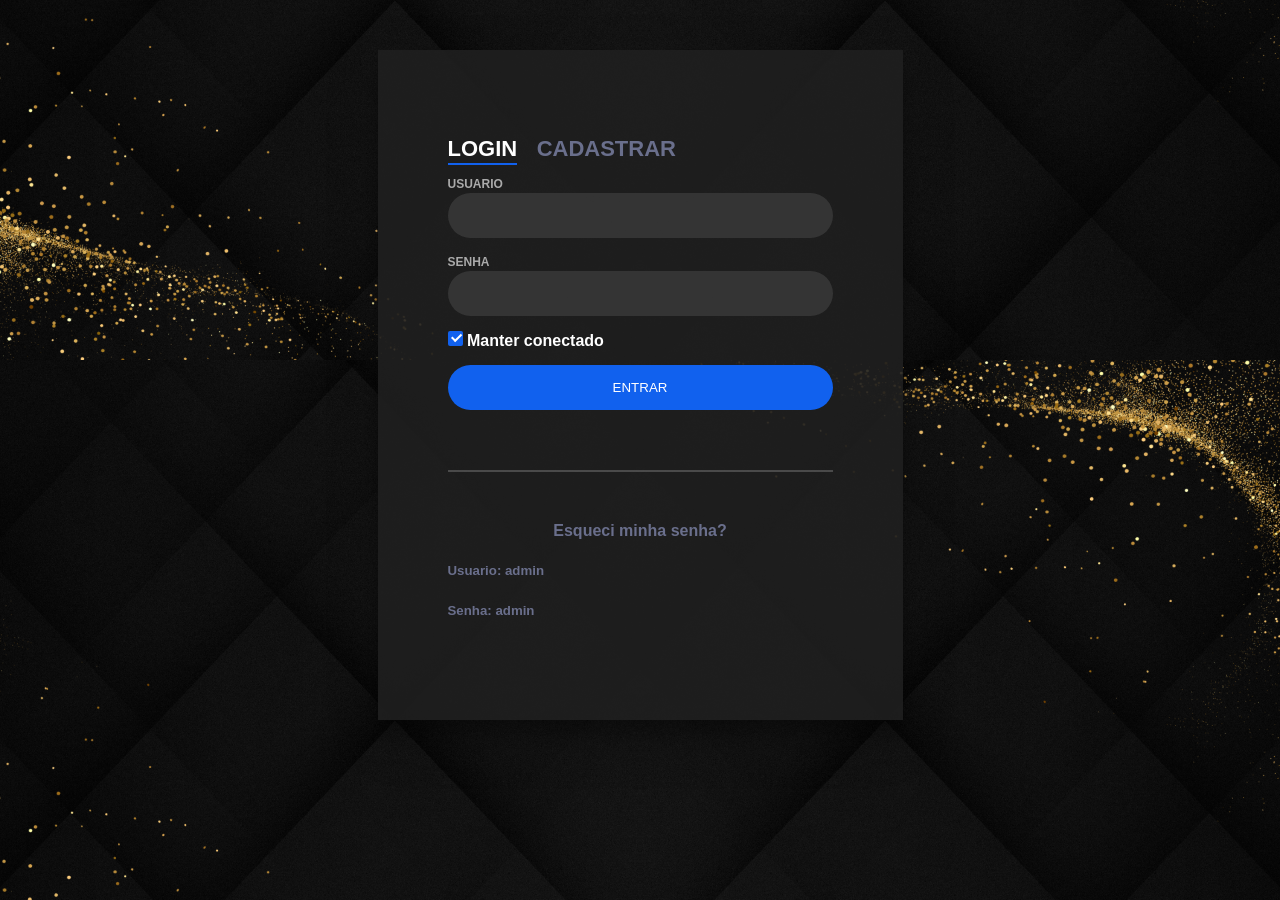
<file: index.html>
<!DOCTYPE html>
<html lang="en">
<head>
    <meta charset="UTF-8">
    <meta name="viewport" content="width=device-width, initial-scale=1.0">
    <link rel="stylesheet" href="login.css">
    <title>Login</title>
</head>
<body>
    
    <form action="inicio.html" >
    <div class="login-wrap">
        <div class="login-html">
            <input id="tab-1" type="radio" name="tab" class="sign-in" checked><label for="tab-1" class="tab">Login</label>
            <input id="tab-2" type="radio" name="tab" class="sign-up"><label for="tab-2" class="tab">Cadastrar</label>
            <div class="login-form">
                <div class="sign-in-htm">
                    <div class="group">
                        <label for="username" class="label">Usuario</label>
                        <input name="username" id="username" type="text" class="input">
                    </div>
                    <div class="group">
                        <label for="password" class="label">Senha</label>
                        <input id="password" name="senha" type="password" class="input" data-type="password">
                    </div>
                    <div class="group">
                        <input id="check" type="checkbox" class="check" checked>
                        <label for="check"><span class="icon"></span> Manter conectado</label>
                    </div>
                    <div class="group">
                        <button type="button" onclick="validarUsuarioSenha()" class="button" value="Entrar" >Entrar</button>
                    </div>

                    <div id="mensagemErro" style="color: red;"></div>

                    <div class="hr"></div>
                    <div class="foot-lnk">
                        <a href="#forgot">Esqueci minha senha?</a>
                    </div>

                    <h5>Usuario: admin</h5>
                    <h5>Senha: admin</h5>
                </div>
                
                <div class="sign-up-htm">
                    <h3>Ainda não é possivel cadastrar</h3>
                    
 

                    <div class="group">
                        <label for="user" class="label">Usuario</label>
                        <input id="user" type="text" class="input">
                    </div>
                    <div class="group">
                        <label for="pass" class="label">Senha</label>
                        <input id="pass" type="password" class="input" data-type="password">
                    </div>
                    <div class="group">
                        <label for="pass" class="label">Repetir senha</label>
                        <input id="pass" type="password" class="input" data-type="password">
                    </div>
                    <div class="group">
                        <label for="pass" class="label">Endereço de E-mail</label>
                        <input id="pass" type="text" class="input">
                    </div>
                    <div class="group">
                        <input type="button" class="button" value="Criar conta">
                    </div>
                    <div class="hr"></div>
                    <div class="foot-lnk">
                        <label for="tab-1">Já tenho cadastro</a>
                    </div>
                </div>
            </div>


        </div>
    </div>
</form>


<script src="login.js"></script>
</body>
</html>
</file>
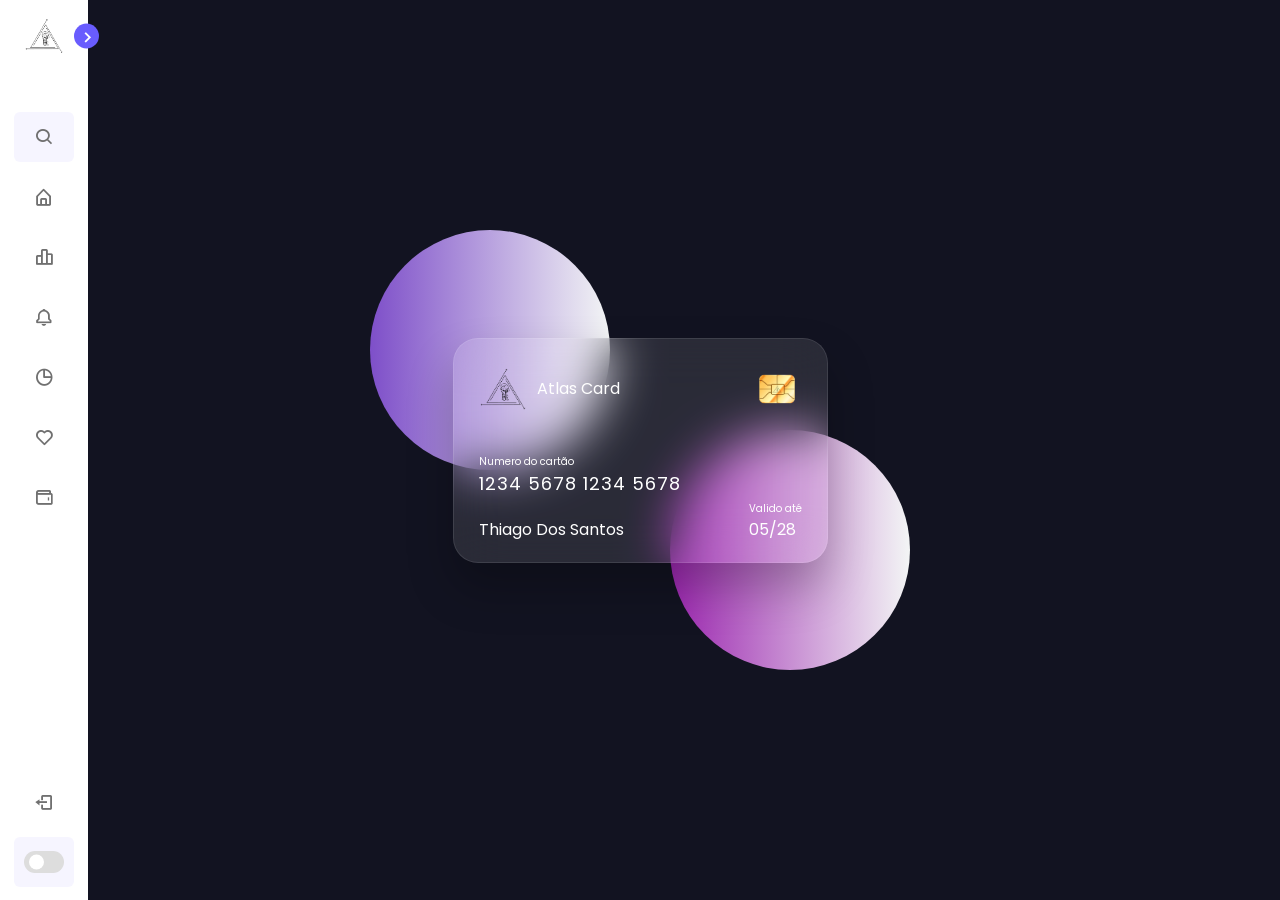
<file: cartao.html>
<!DOCTYPE html>
<!-- Coding By CodingNepal - codingnepalweb.com -->
<html lang="en">
  <head>
    <meta charset="UTF-8" />
    <meta http-equiv="X-UA-Compatible" content="IE=edge" />
    <meta name="viewport" content="width=device-width, initial-scale=1.0" />
    <title>Cartão de pontos</title>
    <link rel="stylesheet" href="cartao.css" />
    <link rel="stylesheet" href="menu.css">
    <!----===== Boxicons CSS ===== -->
    <link href='https://unpkg.com/boxicons@2.1.1/css/boxicons.min.css' rel='stylesheet'>
  </head>
  <body>
    <!--MENU LATERAL-->
    <nav class="sidebar close">
      <header>
          <div class="image-text">
              <span class="image">
                  <img src="Logo preta sem fundo.png" alt="">
              </span>
              <div class="text logo-text">
                  <span class="name">Atlas</span>
                  <span class="profession">Gest</span>
              </div>
          </div>
          <i class='bx bx-chevron-right toggle'></i>
      </header>
      <div class="menu-bar">
          <div class="menu">
              <li class="search-box">
                  <i class='bx bx-search icon'></i>
                  <input type="text" placeholder="Search...">
              </li>
              <ul class="menu-links">
                  <li class="nav-link">
                      <a href="inicio.html">
                          <i class='bx bx-home-alt icon' ></i>
                          <span class="text nav-text">Inicio</span>
                      </a>
                  </li>
                  <li class="nav-link">
                      <a href="#">
                          <i class='bx bx-bar-chart-alt-2 icon' ></i>
                          <span class="text nav-text">Painel</span>
                      </a>
                  </li>
                  <li class="nav-link">
                      <a href="notification.html">
                          <i class='bx bx-bell icon'></i>
                          <span class="text nav-text">Notificações</span>
                      </a>
                  </li>
                  <li class="nav-link">
                      <a href="#">
                          <i class='bx bx-pie-chart-alt icon' ></i>
                          <span class="text nav-text">Análise</span>
                      </a>
                  </li>
                  <li class="nav-link">
                      <a href="#">
                          <i class='bx bx-heart icon' ></i>
                          <span class="text nav-text">Asmei</span>
                      </a>
                  </li>
                  <li class="nav-link">
                      <a href="cartao.html">
                          <i class='bx bx-wallet icon' ></i>
                          <span class="text nav-text">Cartão</span>
                      </a>
                  </li>
              </ul>
          </div>
          <div class="bottom-content">
              <li class="">
                  <a href="index.html">
                      <i class='bx bx-log-out icon' ></i>
                      <span class="text nav-text">Logout</span>
                  </a>
              </li>
              <li class="mode">
                  <div class="sun-moon">
                      <i class='bx bx-moon icon moon'></i>
                      <i class='bx bx-sun icon sun'></i>
                  </div>
                  <span class="mode-text text"></span>
                  <div class="toggle-switch">
                      <span class="switch"></span>
                  </div>
              </li>
              
          </div>
      </div>
  </nav>
  <section class="home">
      <div class="text">Inicio</div>
  </section>


  <!--MENU LATERAL FIM-->

    <section>
      <div class="container">
        <div class="card front-face">
          <header>
            <span class="logo">
              <img src="Logo preta sem fundo.png" alt="" />
              <h5>Atlas Card</h5>
            </span>
           <img src="chip.png" alt="" class="chip" />
          </header>

          <div class="card-details">
            <div class="name-number">
              <h6>Numero do cartão</h6>
              <h5 class="number">1234 5678 1234 5678</h5>
              <h5 class="name">Thiago Dos Santos</h5>
            </div>

            <div class="valid-date">
              <h6>Valido até</h6>
              <h5>05/28</h5>
            </div>
          </div>
        </div>

        <div class="card back-face">
          <h6>
            Para ligar para atendimento ao cliente (48) 9 0000-0000 ou e-mail em
            atlasgest3202@gmail.com
          </h6>
          <span class="magnetic-strip"></span>
          <div class="signature"><i>005</i></div>
          <h5>
            É muito importante que o cliente esteja atento ao processo de adipiscagem. 
            Os cargos maiores, porém, não conhecem a dor, nem ficam satisfeitos com os prazeres da dor. 
            Grátis e quem é grande, nada, às vezes? 
            Fazer isso resultará na dor da rejeição e do perdão.
          </h5>
        </div>
      </div>
    </section>
    <script src="menu.js"></script>
  </body>
</html>
</file>
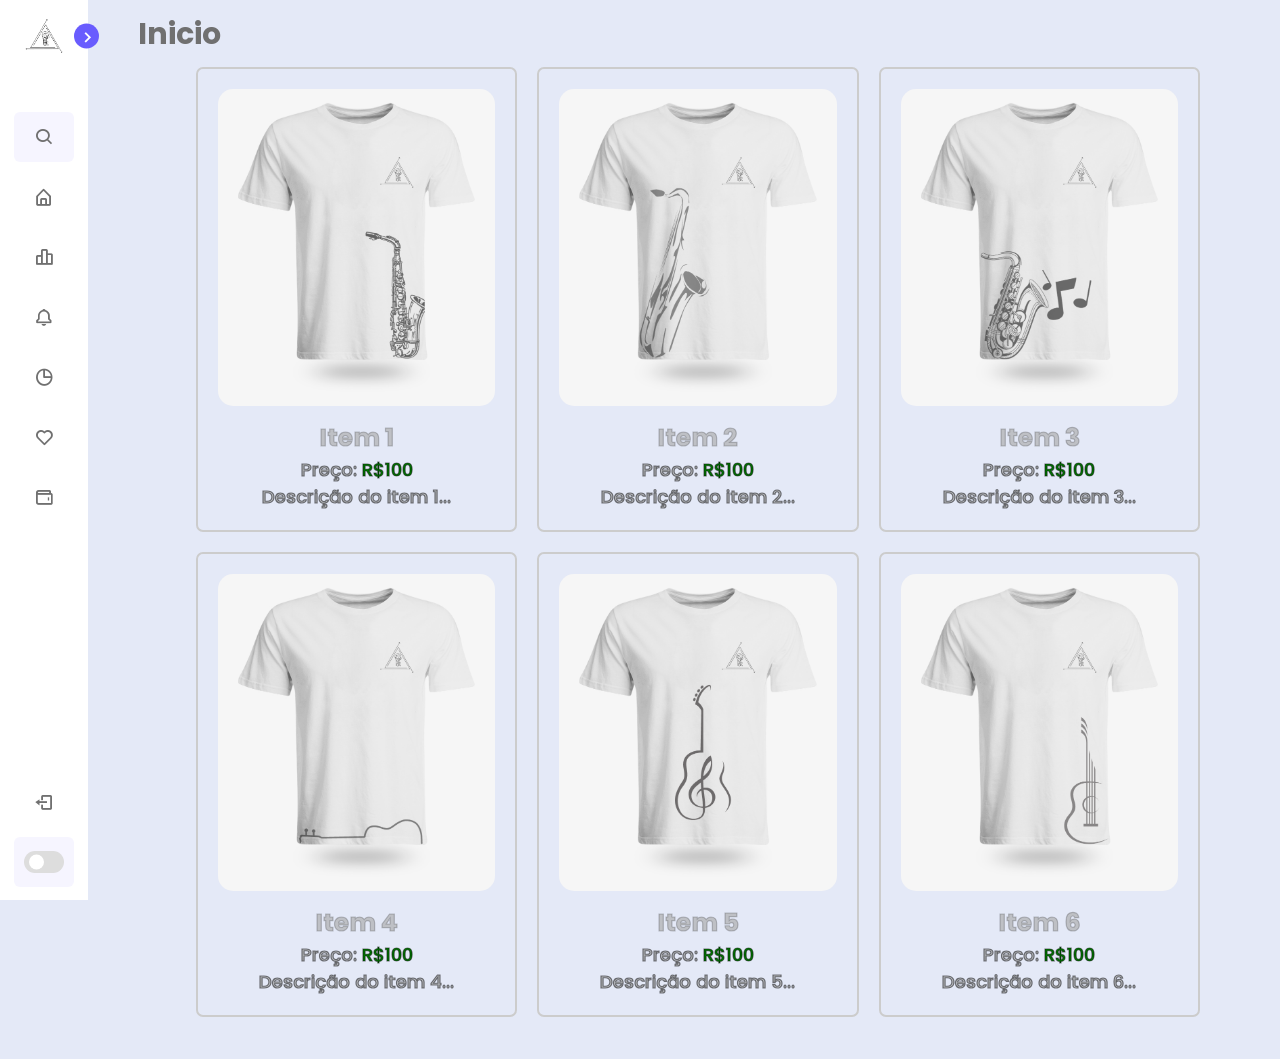
<file: inicio.html>
<!DOCTYPE html>
<html lang="en">
<head>
    <meta charset="UTF-8">
    <meta name="viewport" content="width=device-width, initial-scale=1.0">
    <link rel="stylesheet" href="style.css">
    <link rel="stylesheet" href="animation.css">
    <link rel="stylesheet" href="imagens.css">
    <link rel="stylesheet" href="links.css">
    <link rel="stylesheet" href="menu.css">
    <!----===== Boxicons CSS ===== -->
    <link href='https://unpkg.com/boxicons@2.1.1/css/boxicons.min.css' rel='stylesheet'>

    <title>Atlas Gest</title>
</head>

    <body>
        <div class="curtain" id="curtain"></div>
        <div class="content" id="content">
    </div>

            <!--MENU LATERAL-->
            <nav class="sidebar close">
                <header>
                    <div class="image-text">
                        <span class="image">
                            <img src="Logo preta sem fundo.png" alt="">
                        </span>
                        <div class="text logo-text">
                            <span class="name">Atlas</span>
                            <span class="profession">Gest</span>
                        </div>
                    </div>
                    <i class='bx bx-chevron-right toggle'></i>
                </header>
                <div class="menu-bar">
                    <div class="menu">
                        <li class="search-box">
                            <i class='bx bx-search icon'></i>
                            <input type="text" placeholder="Pesquisar...">
                        </li>
                        <ul class="menu-links">
                            <li class="nav-link">
                                <a href="inicio.html">
                                    <i class='bx bx-home-alt icon' ></i>
                                    <span class="text nav-text">Inicio</span>
                                </a>
                            </li>
                            <li class="nav-link">
                                <a href="#">
                                    <i class='bx bx-bar-chart-alt-2 icon' ></i>
                                    <span class="text nav-text">Painel</span>
                                </a>
                            </li>
                            <li class="nav-link">
                                <a href="notification.html">
                                    <i class='bx bx-bell icon'></i>
                                    <span class="text nav-text">Notificações</span>
                                </a>
                            </li>
                            <li class="nav-link">
                                <a href="#">
                                    <i class='bx bx-pie-chart-alt icon' ></i>
                                    <span class="text nav-text">Análise</span>
                                </a>
                            </li>
                            <li class="nav-link">
                                <a href="#">
                                    <i class='bx bx-heart icon' ></i>
                                    <span class="text nav-text">Asmei</span>
                                </a>
                            </li>
                            <li class="nav-link">
                                <a href="cartao.html">
                                    <i class='bx bx-wallet icon' ></i>
                                    <span class="text nav-text">Cartão</span>
                                </a>
                            </li>
                        </ul>
                    </div>
                    <div class="bottom-content">
                        <li class="">
                            <a href="index.html">
                                <i class='bx bx-log-out icon' ></i>
                                <span class="text nav-text">Logout</span>
                            </a>
                        </li>
                        <li class="mode">
                            <div class="sun-moon">
                                <i class='bx bx-moon icon moon'></i>
                                <i class='bx bx-sun icon sun'></i>
                            </div>
                            <span class="mode-text text"></span>
                            <div class="toggle-switch">
                                <span class="switch"></span>
                            </div>
                        </li>
                        
                    </div>
                </div>
            </nav>
            <section class="home">
                <div class="text">
                    <h4>Inicio</h4>
                    <div class="itens">

                        <div class="grid-container">
                    
                            <div class="item">
                                <img class="img-sa" src="SAX-1.png" alt="Item 1">
                                <h5>Item 1</h5>
                                <p>Preço: <span style="color: green;">R$100</span></p>
                                <p>Descrição do item 1...</p>
                            </div>
                    
                            <div class="item">
                                <img class="img-sa" src="SAX-2.png" alt="Item 2">
                                <h5>Item 2</h5>
                                <p>Preço: <span style="color: green;">R$100</span></p>
                                <p>Descrição do item 2...</p>
                            </div>
                    
                            <div class="item">
                                <img class="img-sa" src="SAX-3.png" alt="Item 3">
                                <h5>Item 3</h5>
                                <p>Preço: <span style="color: green;">R$100</span></p>
                                <p>Descrição do item 3...</p>
                            </div>
                    
                            <div class="item">
                                <img class="img-sa" src="VIOLÃO-1.png" alt="Item 4">
                                <h5>Item 4</h5>
                                <p>Preço: <span style="color: green;">R$100</span></p>
                                <p>Descrição do item 4...</p>
                            </div>
                    
                            <div class="item">
                                <img class="img-sa" src="VIOLÃO-2.png" alt="Item 5">
                                <h5>Item 5</h5>
                                <p>Preço: <span style="color: green;">R$100</span></p>
                                <p>Descrição do item 5...</p>
                            </div>
                            
                            <div class="item" >
                                <img class="img-sa" src="VIOLÃO-3.png" alt="Item 6">
                                <h5>Item 6</h5>
                                <p>Preço: <span style="color: green;">R$100</span></p>
                                <p>Descrição do item 6...</p>
                            </div>
                            <!-- Repita essas divs para mais itens -->
                        </div>
                    </div>
                    
                                    <!--ITENS PARA VENDA FIM-->

                </div>
            </section>
        
        
            <!--MENU LATERAL FIM-->
        


            <!--ITENS PARA VENDA-->

    
    
    <script src="main.js"></script>
    <script src="menu.js"></script>
    </body>
</html>
</file>
<file: login.css>
body{
	margin:0;
	color:#6a6f8c;
	background-image: url(fundo-inicio.png);
	font:600 16px/18px 'Open Sans',sans-serif;
    position: fixed;
    top: 0;
    left: 0;
    width: 100%;
    height: 100%;
    background-position: center;
    background-size: cover;
}
*,:after,:before{box-sizing:border-box}
.clearfix:after,.clearfix:before{content:'';display:table}
.clearfix:after{clear:both;display:block}
a{color:inherit;text-decoration:none}

.login-wrap{
	width:100%;
    height: 50%;
	margin:auto;
    margin-top: 50px;
	max-width:525px;
	min-height:670px;
	position:relative;
	background-image: url(fundo-inicio.png) no-repeat center;
	box-shadow:0 12px 15px 0 rgba(0,0,0,.24),0 17px 50px 0 rgba(0,0,0,.19);
}
.login-html{
	width:100%;
	height:100%;
	position:absolute;
	padding:90px 70px 50px 70px;
	background:rgba(32, 32, 32, 0.9);
}
.login-html .sign-in-htm,
.login-html .sign-up-htm{
	top:0;
	left:0;
	right:0;
	bottom:0;
	position:absolute;
	transform:rotateY(180deg);
	backface-visibility:hidden;
	transition:all .4s linear;
}
.login-html .sign-in,
.login-html .sign-up,
.login-form .group .check{
	display:none;
}
.login-html .tab,
.login-form .group .label,
.login-form .group .button{
	text-transform:uppercase;
}
.login-html .tab{
	font-size:22px;
	margin-right:15px;
	padding-bottom:5px;
	margin:0 15px 10px 0;
	display:inline-block;
	border-bottom:2px solid transparent;
}
.login-html .sign-in:checked + .tab,
.login-html .sign-up:checked + .tab{
	color:#fff;
	border-color:#1161ee;
}
.login-form{
	min-height:345px;
	position:relative;
	perspective:1000px;
	transform-style:preserve-3d;
}
.login-form .group{
	margin-bottom:15px;
}
.login-form .group .label,
.login-form .group .input,
.login-form .group .button{
	width:100%;
	color:#fff;
	display:block;
}
.login-form .group .input,
.login-form .group .button{
	border:none;
	padding:15px 20px;
	border-radius:25px;
	background:rgba(255,255,255,.1);
    cursor: pointer;
}
.login-form .group input[data-type="password"]{
	-text-security:circle;
	-webkit-text-security:circle;
    cursor: text;
}
.login-form .group .label{
	color:#aaa;
	font-size:12px;
}
.login-form .group .button{
	background:#1161ee;
}
.login-form .group label .icon{
	width:15px;
	height:15px;
	border-radius:2px;
	position:relative;
	display:inline-block;
	background:rgba(255,255,255,.1);
}
.login-form .group label .icon:before,
.login-form .group label .icon:after{
	content:'';
	width:10px;
	height:2px;
	background:#fff;
	position:absolute;
	transition:all .2s ease-in-out 0s;
}
.login-form .group label .icon:before{
	left:3px;
	width:5px;
	bottom:6px;
	transform:scale(0) rotate(0);
}
.login-form .group label .icon:after{
	top:6px;
	right:0;
	transform:scale(0) rotate(0);
}
.login-form .group .check:checked + label{
	color:#fff;
}
.login-form .group .check:checked + label .icon{
	background:#1161ee;
}
.login-form .group .check:checked + label .icon:before{
	transform:scale(1) rotate(45deg);
}
.login-form .group .check:checked + label .icon:after{
	transform:scale(1) rotate(-45deg);
}
.login-html .sign-in:checked + .tab + .sign-up + .tab + .login-form .sign-in-htm{
	transform:rotate(0);
}
.login-html .sign-up:checked + .tab + .login-form .sign-up-htm{
	transform:rotate(0);
}

.hr{
	height:2px;
	margin:60px 0 50px 0;
	background:rgba(255,255,255,.2);
}
.foot-lnk{
	text-align:center;
}
</file>
<file: cartao.css>
/* Import Google Font - Poppins */
@import url("https://fonts.googleapis.com/css2?family=Poppins:wght@300;400;500;600&display=swap");

* {
  margin: 0;
  padding: 0;
  box-sizing: border-box;
  font-family: "Poppins", sans-serif;
}
section {
  position: relative;
  min-height: 100vh;
  width: 100%;
  background: #121321;
  display: flex;
  align-items: center;
  justify-content: center;
  color: #fff;
  perspective: 1000px;
}
section::before {
  content: "";
  position: absolute;
  height: 240px;
  width: 240px;
  border-radius: 50%;
  transform: translate(-150px, -100px);
  background: linear-gradient(90deg, rgb(126, 79, 201), #f3f5f5);
}
section::after {
  content: "";
  position: absolute;
  height: 240px;
  width: 240px;
  border-radius: 50%;
  transform: translate(150px, 100px);
  background: linear-gradient(90deg, #9c27b0, #f3f5f5);
}
.container {
  position: relative;
  height: 225px;
  width: 375px;
  z-index: 100;
  transition: 0.6s;
  transform-style: preserve-3d;
}
.container:hover {
  transform: rotateY(180deg);
}
.container .card {
  position: absolute;
  height: 100%;
  width: 100%;
  padding: 25px;
  border-radius: 25px;
  backdrop-filter: blur(25px);
  background: rgba(255, 255, 255, 0.1);
  box-shadow: 0 25px 45px rgba(0, 0, 0, 0.25);
  border: 1px solid rgba(255, 255, 255, 0.1);
  backface-visibility: hidden;
}
.front-face header,
.front-face .logo {
  display: flex;
  align-items: center;
}
.front-face header {
  justify-content: space-between;
}
.front-face .logo img {
  width: 48px;
  margin-right: 10px;
}
h5 {
  font-size: 16px;
  font-weight: 400;
}
.front-face .chip {
  width: 50px;
}
.front-face .card-details {
  display: flex;
  margin-top: 40px;
  align-items: flex-end;
  justify-content: space-between;
}
h6 {
  font-size: 10px;
  font-weight: 400;
}
h5.number {
  font-size: 18px;
  letter-spacing: 1px;
}
h5.name {
  margin-top: 20px;
}
.card.back-face {
  border: none;
  padding: 15px 25px 25px 25px;
  transform: rotateY(180deg);
}
.card.back-face h6 {
  font-size: 8px;
}
.card.back-face .magnetic-strip {
  position: absolute;
  top: 40px;
  left: 0;
  height: 45px;
  width: 100%;
  background: #000;
}
.card.back-face .signature {
  display: flex;
  justify-content: flex-end;
  align-items: center;
  margin-top: 80px;
  height: 40px;
  width: 85%;
  border-radius: 6px;
  background: repeating-linear-gradient(
    #fff,
    #fff 3px,
    #efefef 0px,
    #efefef 9px
  );
}
.signature i {
  color: #000;
  font-size: 12px;
  padding: 4px 6px;
  border-radius: 4px;
  background-color: #fff;
  margin-right: -30px;
  z-index: -1;
}
.card.back-face h5 {
  font-size: 8px;
  margin-top: 15px;
}
</file>
<file: menu.css>
/* Google Font Import - Poppins */
@import url('https://fonts.googleapis.com/css2?family=Poppins:wght@300;400;500;600;700&display=swap');
*{
    margin: 0;
    padding: 0;
    box-sizing: border-box;
    font-family: 'Poppins', sans-serif;
}

:root{
    /* ===== Colors ===== */
    --body-color: #E4E9F7;
    --sidebar-color: #FFF;
    --primary-color: #695CFE;
    --primary-color-light: #F6F5FF;
    --toggle-color: #DDD;
    --text-color: #707070;

    /* ====== Transition ====== */
    --tran-03: all 0.2s ease;
    --tran-03: all 0.3s ease;
    --tran-04: all 0.3s ease;
    --tran-05: all 0.3s ease;
}

body{
    min-height: 100vh;
    background-color: var(--body-color);
    transition: var(--tran-05);
}

::selection{
    background-color: var(--primary-color);
    color: #fff;
}

body.dark{
    --body-color: #18191a;
    --sidebar-color: #242526;
    --primary-color: #3a3b3c;
    --primary-color-light: #3a3b3c;
    --toggle-color: #fff;
    --text-color: #ccc;
}

/* ===== Sidebar ===== */
 .sidebar{
    position: fixed;
    top: 0;
    left: 0;
    height: 100%;
    width: 250px;
    padding: 10px 14px;
    background: var(--sidebar-color);
    transition: var(--tran-05);
    z-index: 100;  
}
.sidebar.close{
    width: 88px;
}

/* ===== Reusable code - Here ===== */
.sidebar li{
    height: 50px;
    list-style: none;
    display: flex;
    align-items: center;
    margin-top: 10px;
}

.sidebar header .image,
.sidebar .icon{
    min-width: 60px;
    border-radius: 6px;
}

.sidebar .icon{
    min-width: 60px;
    border-radius: 6px;
    height: 100%;
    display: flex;
    align-items: center;
    justify-content: center;
    font-size: 20px;
}

.sidebar .text,
.sidebar .icon{
    color: var(--text-color);
    transition: var(--tran-03);
}

.sidebar .text{
    font-size: 17px;
    font-weight: 500;
    white-space: nowrap;
    opacity: 1;
}
.sidebar.close .text{
    opacity: 0;
}
/* =========================== */

.sidebar header{
    position: relative;
}

.sidebar header .image-text{
    display: flex;
    align-items: center;
}
.sidebar header .logo-text{
    display: flex;
    flex-direction: column;
}
header .image-text .name {
    margin-top: 2px;
    font-size: 18px;
    font-weight: 600;
}

header .image-text .profession{
    font-size: 16px;
    margin-top: -2px;
    display: block;
}

.sidebar header .image{
    display: flex;
    align-items: center;
    justify-content: center;
}

.sidebar header .image img{
    width: 40px;
    border-radius: 6px;
}

.sidebar header .toggle{
    position: absolute;
    top: 50%;
    right: -25px;
    transform: translateY(-50%) rotate(180deg);
    height: 25px;
    width: 25px;
    background-color: var(--primary-color);
    color: var(--sidebar-color);
    border-radius: 50%;
    display: flex;
    align-items: center;
    justify-content: center;
    font-size: 22px;
    cursor: pointer;
    transition: var(--tran-05);
}

body.dark .sidebar header .toggle{
    color: var(--text-color);
}

.sidebar.close .toggle{
    transform: translateY(-50%) rotate(0deg);
}

.sidebar .menu{
    margin-top: 40px;
}

.sidebar li.search-box{
    border-radius: 6px;
    background-color: var(--primary-color-light);
    cursor: pointer;
    transition: var(--tran-05);
}

.sidebar li.search-box input{
    height: 100%;
    width: 100%;
    outline: none;
    border: none;
    background-color: var(--primary-color-light);
    color: var(--text-color);
    border-radius: 6px;
    font-size: 17px;
    font-weight: 500;
    transition: var(--tran-05);
}
.sidebar li a{
    list-style: none;
    height: 100%;
    background-color: transparent;
    display: flex;
    align-items: center;
    height: 100%;
    width: 100%;
    border-radius: 6px;
    text-decoration: none;
    transition: var(--tran-03);
}

.sidebar li a:hover{
    background-color: var(--primary-color);
}
.sidebar li a:hover .icon,
.sidebar li a:hover .text{
    color: var(--sidebar-color);
}
body.dark .sidebar li a:hover .icon,
body.dark .sidebar li a:hover .text{
    color: var(--text-color);
}

.sidebar .menu-bar{
    height: calc(100% - 55px);
    display: flex;
    flex-direction: column;
    justify-content: space-between;
    overflow-y: scroll;
}
.menu-bar::-webkit-scrollbar{
    display: none;
}
.sidebar .menu-bar .mode{
    border-radius: 6px;
    background-color: var(--primary-color-light);
    position: relative;
    transition: var(--tran-05);
}

.menu-bar .mode .sun-moon{
    height: 50px;
    width: 60px;
}

.mode .sun-moon i{
    position: absolute;
}
.mode .sun-moon i.sun{
    opacity: 0;
}
body.dark .mode .sun-moon i.sun{
    opacity: 1;
}
body.dark .mode .sun-moon i.moon{
    opacity: 0;
}

.menu-bar .bottom-content .toggle-switch{
    position: absolute;
    right: 0;
    height: 100%;
    min-width: 60px;
    display: flex;
    align-items: center;
    justify-content: center;
    border-radius: 6px;
    cursor: pointer;
}
.toggle-switch .switch{
    position: relative;
    height: 22px;
    width: 40px;
    border-radius: 25px;
    background-color: var(--toggle-color);
    transition: var(--tran-05);
}

.switch::before{
    content: '';
    position: absolute;
    height: 15px;
    width: 15px;
    border-radius: 50%;
    top: 50%;
    left: 5px;
    transform: translateY(-50%);
    background-color: var(--sidebar-color);
    transition: var(--tran-04);
}

body.dark .switch::before{
    left: 20px;
}

.home{
    position: absolute;
    top: 0;
    top: 0;
    left: 250px;
    height: 100vh;
    width: calc(100% - 250px);
    background-color: var(--body-color);
    transition: var(--tran-05);
}
.home .text{
    font-size: 30px;
    font-weight: 500;
    color: var(--text-color);
    padding: 12px 60px;
}

.sidebar.close ~ .home{
    left: 78px;
    height: 100vh;
    width: calc(100% - 78px);
}
body.dark .home .text{
    color: var(--text-color);
}
</file>
<file: style.css>
body {
font-family: Arial, sans-serif;
margin: 0;
padding: 0;
width: 100%; 
height: 100%; 
margin: 0; 
padding: 0;
overflow-x: hidden;
}
.content {
margin-left: 200px;
padding: 20px;
}
.version-web {
font-family: 'Segoe UI', Tahoma, Geneva, Verdana, sans-serif;
font-size: 20px;
}
.user-icon {
text-align: center;
padding: 10px;
color: white;
}svg {
width: 80px;
margin: 0px;
padding: 0px;
}
/*Pagina que sobe para iniciar a web*/
body, html {
height: 100%;
margin: 0;
}
.itens {
    padding-top: 10px;
    padding-right: 20px;
    padding-bottom: 30px;
    padding-left: 50px;
    margin-left: 8px;
    color: rgb(156, 156, 156);
}

.grid-container {
    display: grid;
    grid-template-columns: repeat(3, 1fr); /* Cria 3 colunas de tamanho igual */
    gap: 20px; /* Espaço entre as colunas e as linhas */
}

.item {
    border: 2px solid #ccc; /* Uma borda fina para destacar os itens */
    padding: 20px; /* Espaçamento interno para o conteúdo */
    text-align: center; /* Centralizar o texto */
    border-radius: 7px;
}

h5 {
    color: #a8a8a8a2;
    -webkit-text-stroke-color: rgba(0, 0, 0, 0.205);
    -webkit-text-stroke-width: 1.2px;
}
p {
    font-size:18px;
    color: #a8a8a8a2;
    -webkit-text-stroke-color: rgba(0, 0, 0, 0.507);
    -webkit-text-stroke-width: 1.2px;
}
</file>
<file: animation.css>
/*Encher ao passar mouse*/
#anim-1 {
transition: transform 0.3s;
}

#anim-1:hover {
transform: scale(1.1);
}
/*Encher ao passar mouse FIM*/

/*Visualizar todo do usuario*/
.imagem {
max-width: 100%;
height: auto;
cursor: pointer;
margin: 10px;
}

.modal {
display: none;
position: fixed;
z-index: 1;
left: 0;
top: 0;
width: 100%;
height: 100%;
background-color: rgba(0, 0, 0, 0.7);

}

.modal-conteudo {
max-width: 80%;
max-height: 80%;
margin: auto;
display: block;
border-radius: 0px;
border: 1px hidden;
cursor: pointer;
}

.fechar-modal {
top: 20px;
right: 30px;
font-size: 30px;
font-weight: bold;
color: white;
cursor: pointer;
}
/*Visualizar todo do usuario FIm*/
</file>
<file: imagens.css>
.img-sa {
    max-width: 300px; 
    max-height: 350px;
    border-radius: 15px;
    cursor: pointer;
}

.item img {
    max-width: 100%; /* Garante que a imagem se ajuste ao seu contêiner */
}
</file>
<file: links.css>
/* link que ainda não foi acessado */
a {
color: #ffffff;
}
/* link que foi visitado */
a:visited {
color: #ffffff;
}
/* quando o ponteiro do mouse passa no link */
a:hover {
color: #ffffff;
}
/* quando o link for selecionado */
a:active {
color: #ffffff;
}
/* tirar a linha a baixo do texto */
a {
text-decoration: none;
}
</file>
